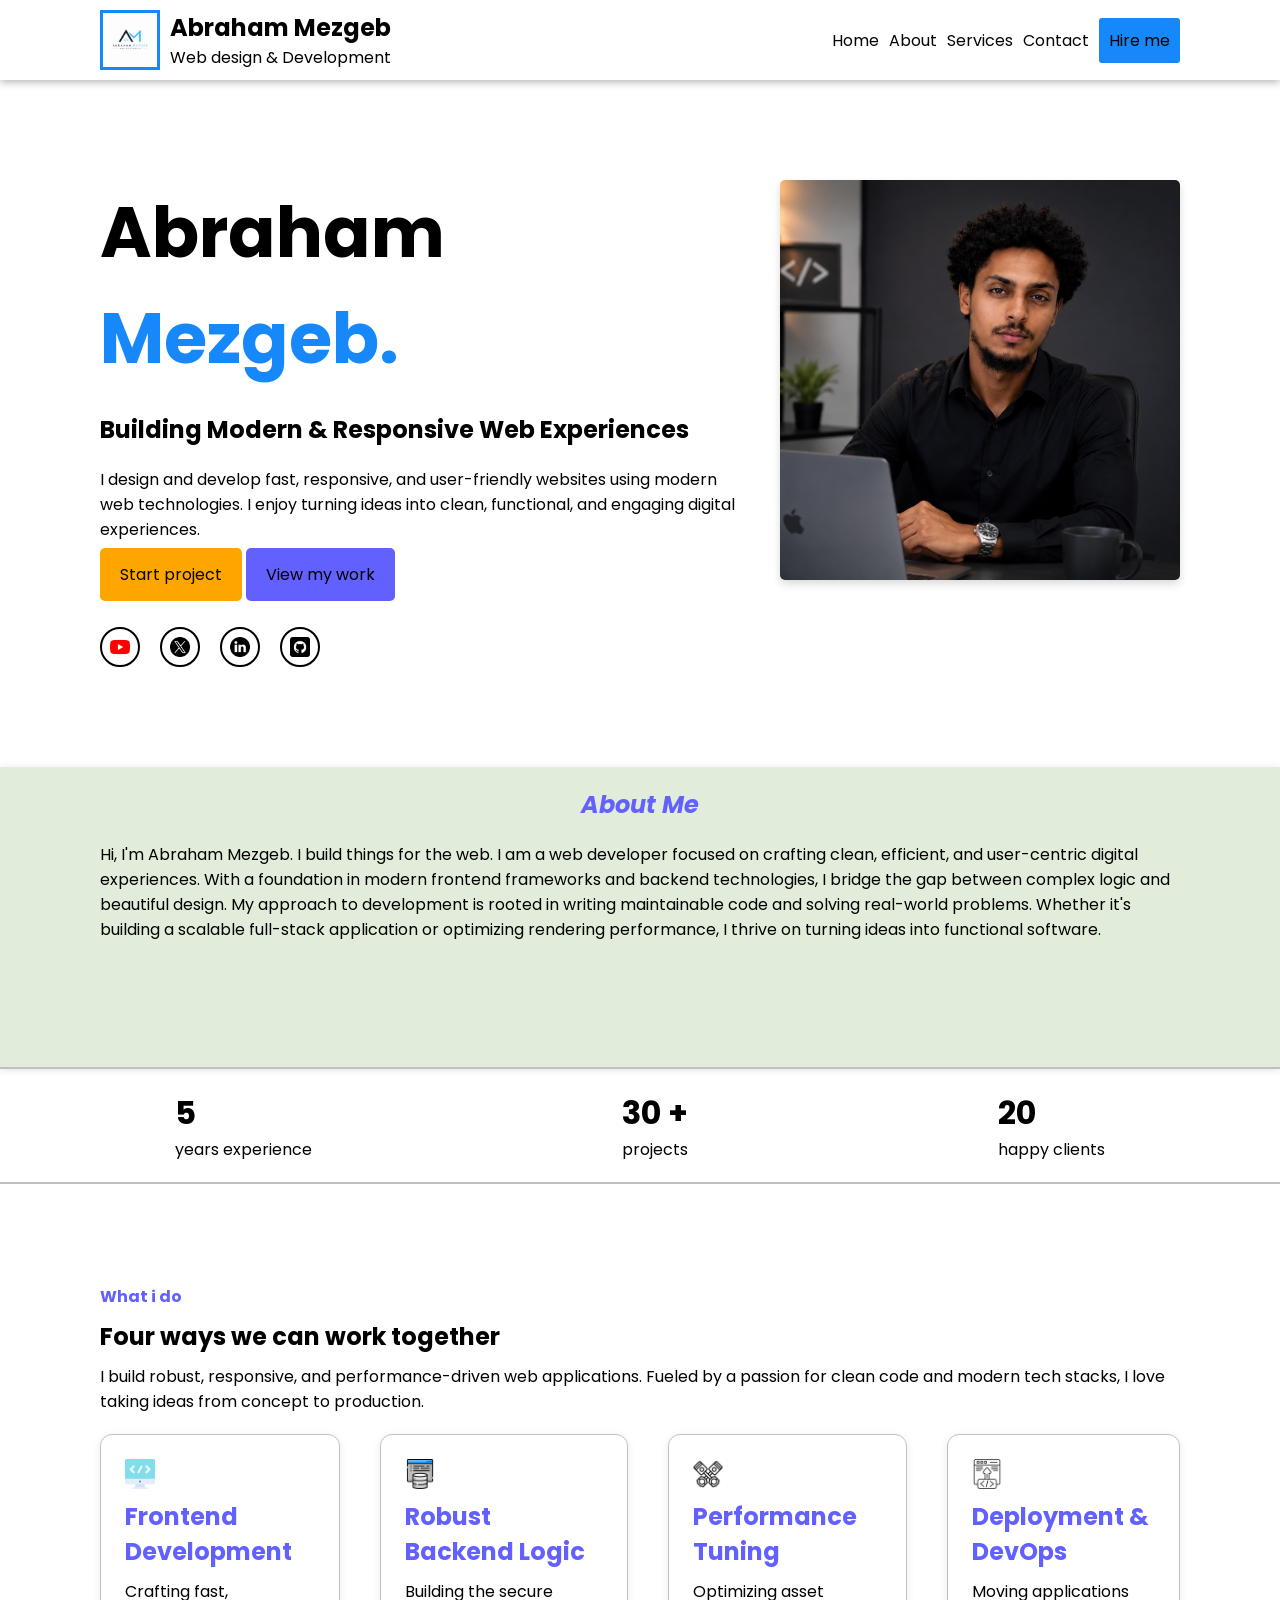
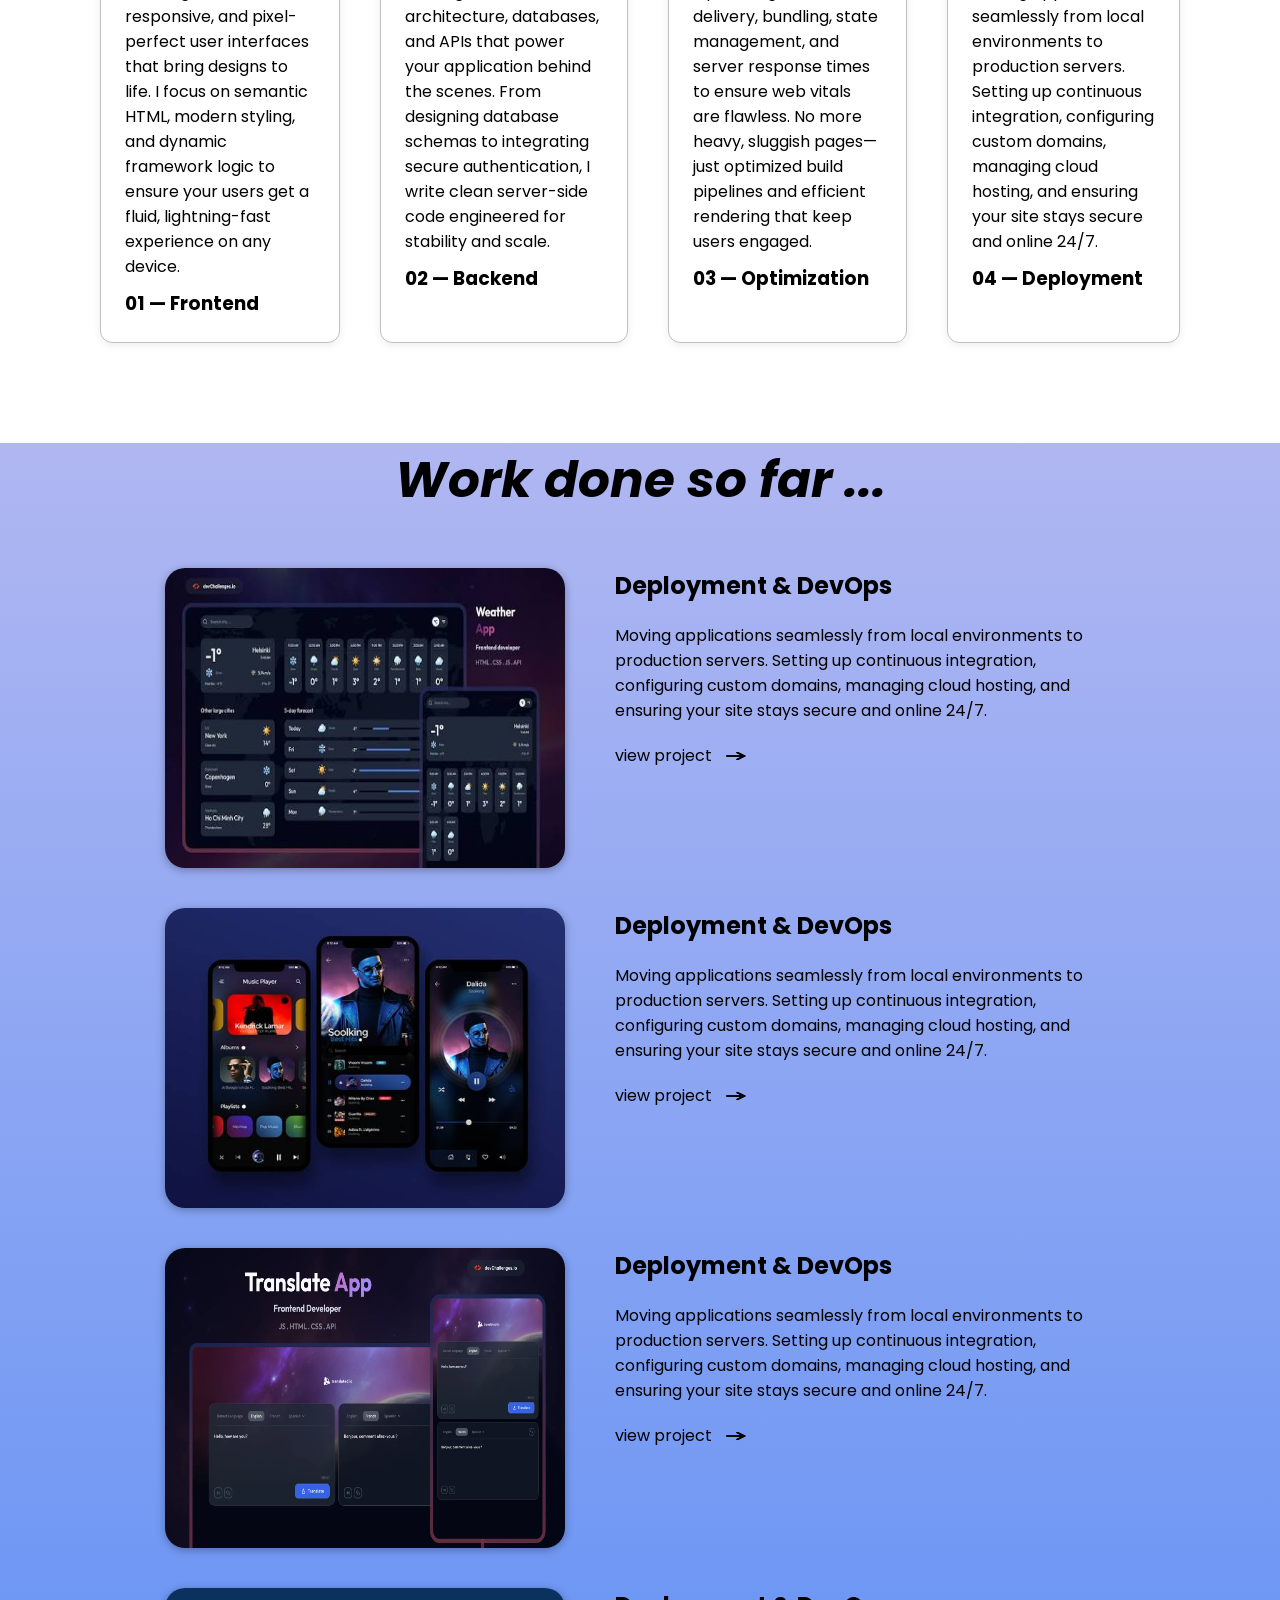
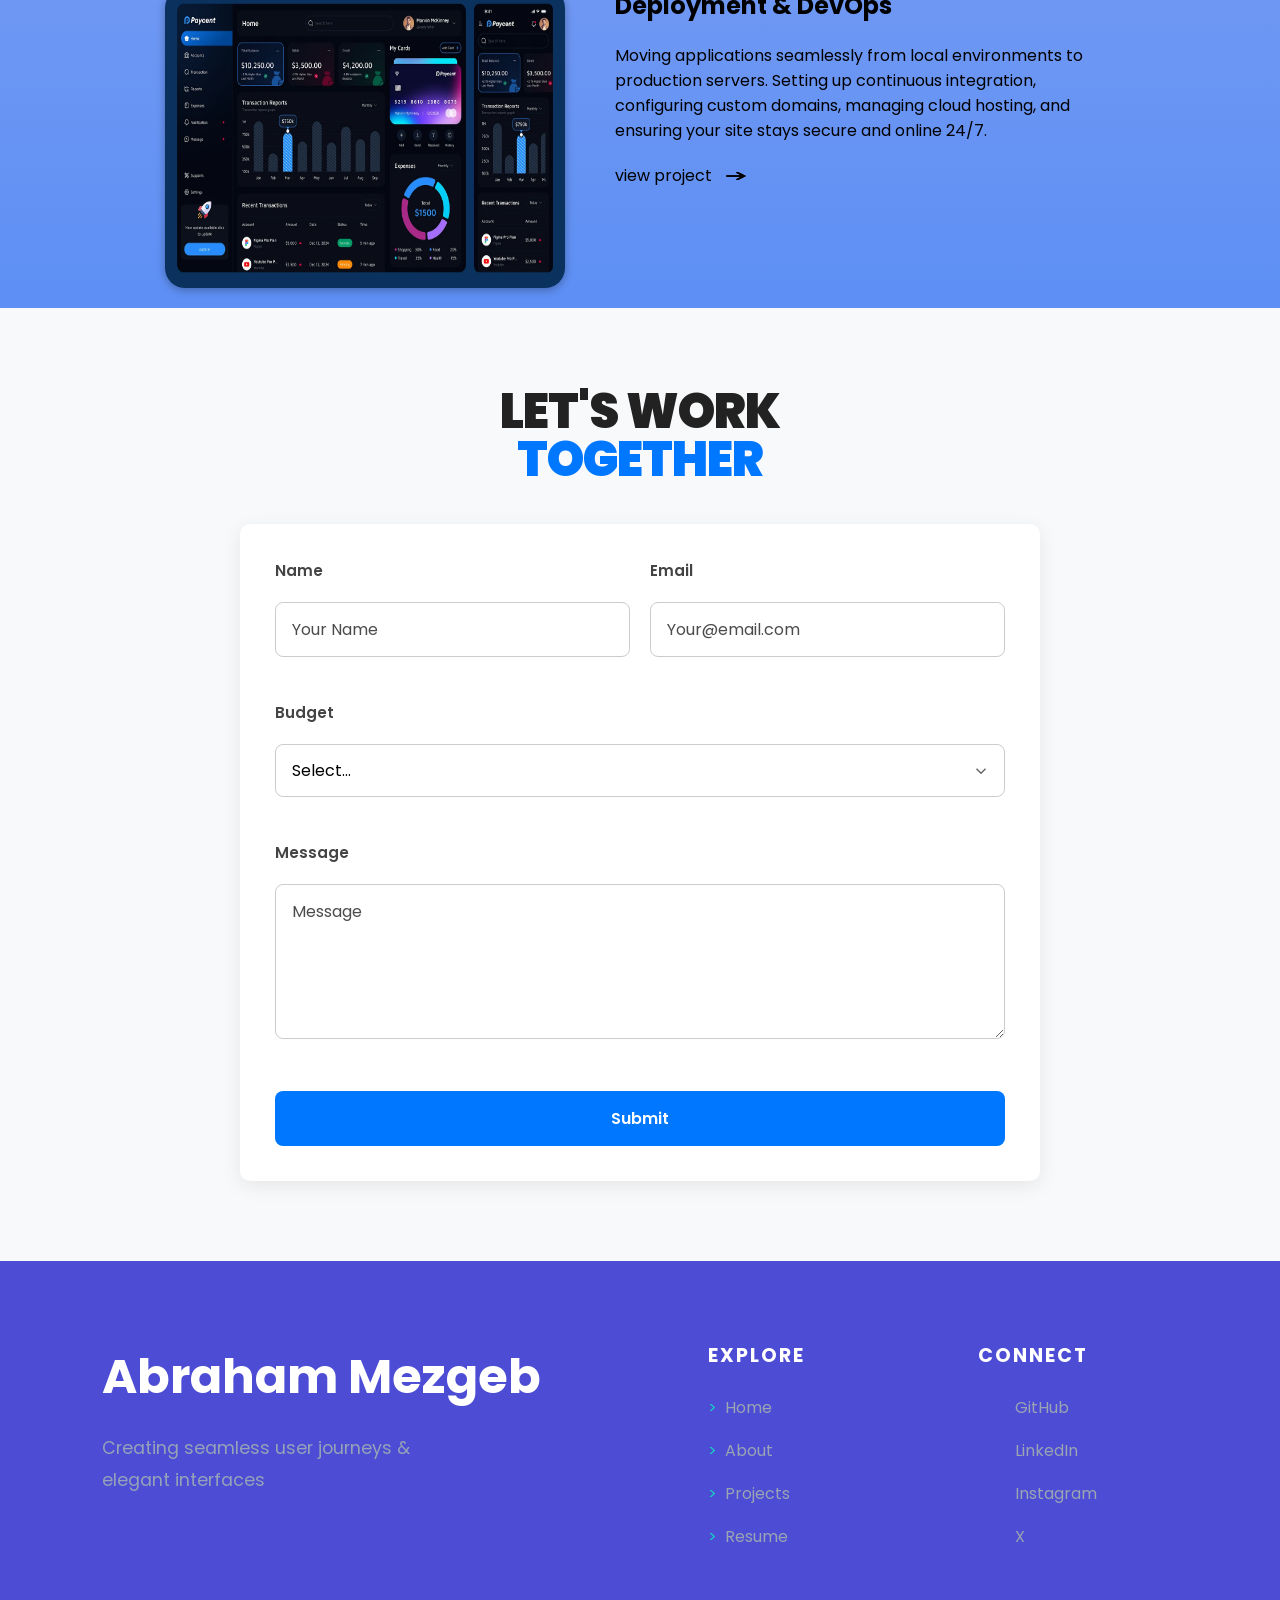
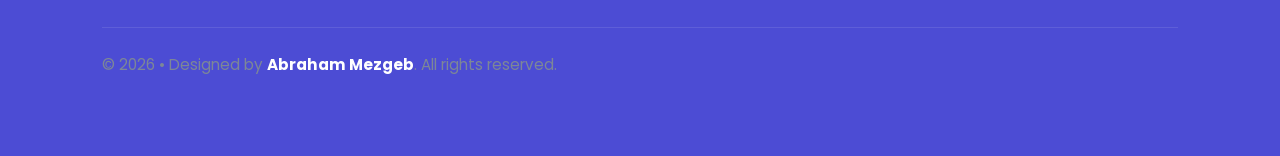
<file: index.html>
<!DOCTYPE html>
<html lang="en">
<head>
    <meta charset="UTF-8">
    <meta name="viewport" content="width=device-width, initial-scale=1.0">
    <title>Document</title>
    <link href="style.css" rel="stylesheet">
</head>
<body>
    <header class="head">
        <div class="logo">
            <img src="images/logo.png" alt="Logo" id="logo-img">
            <div>
                <h2>Abraham Mezgeb</h2>
                <p>Web design & Development</p>

            </div>
           
        </div>
        <nav >
            <ul class="nav-links">
                <li><a href="#">Home</a></li>
                <li><a href="#">About</a></li>
                <li><a href="#">Services</a></li>
                <li><a href="#">Contact</a></li>
                <li><a href="#" id="hire-me-lnk">Hire me</a></li>
            </ul>

        </nav>
    </header>

    <main>
    <section class="hero-section">
        <div class="hero-info">
            <h1>Abraham <span id="last-name"><br>Mezgeb.</span></h1>
            <h2>Building Modern & Responsive Web Experiences</h2>
            <p>I design and develop fast, responsive, and user-friendly websites using modern web technologies. I enjoy turning ideas into clean, functional, and engaging digital experiences.</p>
            <div class="hero-btn">
                <a href="#" id="start-project-btn">Start project</a>
                <a href="#" id="view-work-btn">View my work</a>
            </div>
            <div class="social-media-link">
                <a href="#"><img src="images/youtube.png" alt="youtube"></a>
                <a href="#"><img src="images/twitter.png" alt="Twitter"></a>
                <a href="#"><img src="images/linkedin.png" alt="LinkedIn"></a>
                <a href="#"><img src="images/github.png" alt="GitHub"></a>
            </div>
        </div>
        <div >
            <img src="images/hero-profile-photo.png" class="hero-image" alt="Profile photo">
        </div>
    </section>

    <section class="about-me">
        <h1>About Me</h1>
        <p>Hi, I'm Abraham Mezgeb. I build things for the web.

            I am a web developer focused on crafting clean, efficient, and user-centric digital experiences. With a foundation in modern frontend frameworks and backend technologies, I bridge the gap between complex logic and beautiful design.

            My approach to development is rooted in writing maintainable code and solving real-world problems. Whether it's building a scalable full-stack application or optimizing rendering performance, I thrive on turning ideas into functional software.
        </p>
    </section>

    <div class="experience">
            <div id="experince-year">
                <h1>5</h1>
                <p>years experience</p>
            </div>
            <div>
                <h1>30 +</h1>
                <p>projects</p>
            </div>
            <div>
                <h1>20</h1>
                <p>happy clients</p>
            </div>
    </div>

    <section class="work-done">
        <div class="what-i-do">
            <div  class="what-i-do-discription"> 
                <h4 id="what-i">What i do</h4>
                <h1>Four ways we can work together</h1>
                <p>I build robust, responsive, and performance-driven web applications. Fueled by a passion for clean code and modern tech stacks, I love taking ideas from concept to production.</p>
            </div>
            <div class="what-i-do-cards">
                <dive class="product-design">
                    <img src="images/front-end.png">
                    <h2>Frontend Development</h2>
                    <p>Crafting fast, responsive, and pixel-perfect user interfaces that bring designs to life. I focus on semantic HTML, modern styling, and dynamic framework logic to ensure your users get a fluid, lightning-fast experience on any device.</p>
                    <h3>01 — Frontend</h3>
                </dive>
                <dive class="product-design">
                    <img src="images/back-end.png">
                    <h2>Robust Backend Logic</h2>
                    <p>Building the secure architecture, databases, and APIs that power your application behind the scenes. From designing database schemas to integrating secure authentication, I write clean server-side code engineered for stability and scale.</p>
                    <h3>02 — Backend</h3>
                </dive>
                <dive class="product-design">
                    <img src="images/performance-tuinin.png">
                    <h2>Performance Tuning</h2>
                    <p>Optimizing asset delivery, bundling, state management, and server response times to ensure web vitals are flawless. No more heavy, sluggish pages—just optimized build pipelines and efficient rendering that keep users engaged.</p>
                    <h3>03 — Optimization</h3>
                </dive>
                <dive class="product-design">
                    <img src="images/deployment.png">
                    <h2>Deployment & DevOps</h2>
                    <p>Moving applications seamlessly from local environments to production servers. Setting up continuous integration, configuring custom domains, managing cloud hosting, and ensuring your site stays secure and online 24/7.</p>
                    <h3>04 — Deployment</h3>
                </dive>
            </dive>
        </div>
    </section>

    <section class="project-done">
        <h1><i>Work done so far ...</i></h1>
        <div class="project">
            <img src="images/project1.jpeg" class="project-img">
            <div class="project-discription">
                <h2>Deployment & DevOps</h2>
                <p>Moving applications seamlessly from local environments to production servers. Setting up continuous integration, configuring custom domains, managing cloud hosting, and ensuring your site stays secure and online 24/7.</p>
                <div class="view-project">
                    <a href="#">view project <span><img src="images/right-arrow.png" class="arrow-img"></span></a>
                    
                </div>
            </div>
        </div>

        <div class="project">
            <img src="images/project2.jpg" class="project-img">
            <div class="project-discription">
                <h2>Deployment & DevOps</h2>
                <p>Moving applications seamlessly from local environments to production servers. Setting up continuous integration, configuring custom domains, managing cloud hosting, and ensuring your site stays secure and online 24/7.</p>
                <div class="view-project">
                    <a href="#">view project <span><img src="images/right-arrow.png" class="arrow-img"></span></a>
                    
                </div>
            </div>
        </div>

        <div class="project">
            <img src="images/project3.webp" class="project-img">
            <div class="project-discription">
                <h2>Deployment & DevOps</h2>
                <p>Moving applications seamlessly from local environments to production servers. Setting up continuous integration, configuring custom domains, managing cloud hosting, and ensuring your site stays secure and online 24/7.</p>
                <div class="view-project">
                    <a href="#">view project <span><img src="images/right-arrow.png" class="arrow-img"></span></a>
                    
                </div>
            </div>
        </div>

        <div class="project">
            <img src="images/project4.webp" class="project-img">
            <div class="project-discription">
                <h2>Deployment & DevOps</h2>
                <p>Moving applications seamlessly from local environments to production servers. Setting up continuous integration, configuring custom domains, managing cloud hosting, and ensuring your site stays secure and online 24/7.</p>
                <div class="view-project">
                    <a href="#">view project <span><img src="images/right-arrow.png" class="arrow-img"></span></a>
                    
                </div>
            </div>
        </div>



    </section>

 
    <section class="contact-section" id="contact">
        <div class="contact-container">
            <h1 class="contact-title">
                LET'S WORK
                <span class="contact-title-outline">TOGETHER</span>
            </h1>
            
            <form class="contact-form" action="#" method="POST">
                <div class="form-row">
                    <div class="form-group">
                        <label for="name">Name</label>
                        <input 
                            type="text" 
                            id="name" 
                            name="name" 
                            placeholder="Your Name" 
                            required
                        >
                    </div>
                    <div class="form-group">
                        <label for="email">Email</label>
                        <input 
                            type="email" 
                            id="email" 
                            name="email" 
                            placeholder="Your@email.com" 
                            required
                        >
                    </div>
                </div>
                
                <div class="form-group">
                    <label for="budget">Budget</label>
                    <div class="select-wrapper">
                        <select id="budget" name="budget" required>
                            <option value="" disabled selected>Select...</option>
                            <option value="500-1000">$500 - $1,000</option>
                            <option value="1000-5000">$1,000 - $5,000</option>
                            <option value="5000-10000">$5,000 - $10,000</option>
                            <option value="10000+">$10,000+</option>
                        </select>
                        <svg class="select-arrow" viewBox="0 0 24 24" fill="none" stroke="currentColor" stroke-width="2">
                            <polyline points="6 9 12 15 18 9"></polyline>
                        </svg>
                    </div>
                </div>
                
                <div class="form-group">
                    <label for="message">Message</label>
                    <textarea 
                        id="message" 
                        name="message" 
                        placeholder="Message" 
                        rows="5" 
                        required
                    ></textarea>
                </div>
                
                <button type="submit" class="submit-btn">
                    Submit
                </button>
            </form>
        </div>
    </section>

    <footer>
    <div class="footer-container">

        <!-- Left Section -->
        <div class="footer-brand">
            <h1>
             Abraham Mezgeb
            </h1>

            <p>
                Creating seamless user journeys &
                elegant interfaces
            </p>
        </div>

        <!-- Middle Section -->
        <div class="footer-links">
            <h3>EXPLORE</h3>

            <nav>
                <ul>
                    <li><a href="#">Home</a></li>
                    <li><a href="#">About</a></li>
                    <li><a href="#">Projects</a></li>
                    <li><a href="#">Resume</a></li>
                </ul>
            </nav>
        </div>

        <!-- Right Section -->
        <div class="footer-social">
            <h3>CONNECT</h3>

            <ul>
                <li>
                    <a href="#">
                        <i class="fa-brands fa-github"></i>
                        <span>GitHub</span>
                    </a>
                </li>

                <li>
                    <a href="#">
                        <i class="fa-brands fa-linkedin"></i>
                        <span>LinkedIn</span>
                    </a>
                </li>

                <li>
                    <a href="#">
                        <i class="fa-brands fa-instagram"></i>
                        <span>Instagram</span>
                    </a>
                </li>


                <li>
                    <a href="#">
                        <i class="fa-brands fa-instagram"></i>
                        <span>X</span>
                    </a>
                </li>
            </ul>
        </div>

    </div>

    <hr>

    <div class="footer-bottom">
        <p>
            &copy; 2026 &bull; Designed by
            <strong>Abraham Mezgeb</strong>. All rights reserved.
        </p>
    </div>
</footer>

    </main>

</body>
</html>
</file>
<file: style.css>
@import url('https://fonts.googleapis.com/css2?family=Poppins:wght@300;400;500;600;700&display=swap');

*{
    margin:0;
    padding:0;
    box-sizing:border-box;
    font-family:'Poppins',sans-serif;
}

#logo-img{
    height:60px;
    width:60px;
    border: 3px solid #1688fa;
}
.logo{
    display:flex;
    align-items:center;
    gap: 10px;
    
}
.head{
     background-color: #ffffff;
    display: flex;
    justify-content: space-between;
    align-items: center;
    padding-left:100px;
    padding-right:100px;
    padding-top:10px;
    padding-bottom: 10px;
    position: sticky;
    top:0;
    z-index:100;
    box-shadow: 0 2px 8px rgba(0, 0, 0, 0.3);
}
.nav-links{
    display: flex;
    gap: 10px;
    align-items: center;
    list-style-type: none;
  

}
a{
    text-decoration:none;
    color:black;
    
}


.nav-links a {
  position: relative;
  text-decoration: none;
  color: #050505;
  transition: color 0.3s ease;
}


#hire-me-lnk{
    background-color:#1688fa;
    padding:10px;
    border-radius: 3px;
    display: inline-block;
}
.nav-links a::after {
  content: "";
  position: absolute;
  left: 0;
  bottom: -4px;
  width: 0;
  height: 2px;
  background: #1e8ef7;
  transition: width 0.3s ease;
}

.nav-links a:hover::after {
  width: 100%;
}
.hero-section{
    padding:100px;
    display:flex;
    justify-content:space-between;
    gap:40px;
   
}
.hero-image{
    width:400px;
    height:400px;
    border-radius: 5px;
    box-shadow: 0 4px 8px rgba(0, 0, 0, 0.15);
}
.hero-info h1{
    font-size:70px;
}
.hero-info{
    display: flex;
    flex-direction:column;
    gap:20px;

}
#last-name{
    color:#1688fa;
    text-decoration:none;
    
}


#start-project-btn{
    padding:15px 20px;
    background-color:orange;
    border-radius: 5px;
    border:none;
    text-decoration: none;
    transform: translateY(-3px);
    color:#050505
    


}
#view-work-btn{
    padding:15px 20px;
    background-color: #6260FF;
    border-radius: 5px;
    border:none;
    text-decoration:none;
    transition: background-color 0.3s ease, transform 0.3s ease;
    
}
.hero-btn a:hover{
    transform: translateY(-3px);
    color:#050505
}
.social-media-link {
  display: flex;
  justify-content:start;
  align-items: center;
  gap: 20px;
  margin-top: 20px;
}

.social-media-link a {
  display: inline-flex;
  justify-content: center;
  align-items: center;
  width: 40px;
  height: 40px;
  border-radius: 50%;
  background-color: rgba(255, 255, 255, 0.1);
  transition: background-color 0.3s ease, transform 0.3s ease;
  padding: 10px;
  border: 2px solid black;
  border-radius: 50%;
}

.social-media-link a:hover {
  background-color: rgba(255, 255, 255, 0.2);
  transform: translateY(-3px);
}

.social-media-link img {
  width: 20px;
  height: 20px;
  object-fit: contain;
 
}

.about-me{
    padding:20px 100px;

    display: flex;
    flex-direction: column;
    align-items: center;
    min-height: 300px;
    background-color: rgb(225, 237, 218);
    gap:20px;
    box-shadow: 0 2px 8px rgba(0, 0, 0, 0.15);
    
    
}
.about-me h1{
    font-style: italic;
    color:#6260FF;
    background-color: rgb(225, 237, 218);
   
}
.about-me p{ 
    background-color: rgb(225, 237, 218);
}
.experience{
   
    display:flex;
    justify-content:space-around;
    border-bottom:2px solid silver;
    border-top:2px solid silver;
    padding:20px;
    
}
#what-i{
    color:#6260FF;
    

}
.work-done{
    padding:100px;
}
.what-i-do-discription{
    display:flex;
    flex-direction:column;
    gap:10px;
}

.what-i-do-cards{
    display:flex;
    padding-top:20px;
   
    gap:40px;


}
.product-design img{
    width:30px;
    height:30px;
}
.product-design h2{
    color:#6260FF;
}
.product-design{
  
  border: 1px solid silver;
  border-radius: 12px;
  padding: 24px;
  box-shadow: 0 2px 8px rgba(0, 0, 0, 0.08);
  transition: transform 0.25s ease, box-shadow 0.25s ease, border-color 0.25s ease;
  display:flex;
  flex-direction:column;
  gap:10px;
}

.product-design:hover {
  transform: translateY(-6px);
  box-shadow: 0 12px 24px rgba(0, 0, 0, 0.15);
  border-color: #f7d411;
}

.project{
    display: flex;
    justify-content: space-between;
    gap:50px;
    padding: 20px 100px;
}
.project-done{
    display: flex;
    flex-direction: column;
    justify-content: center;
    align-items: center;
    background:linear-gradient(180deg,#b0b7f2 0%,#5d8ff4 100%);
    
}
.project-done p{
    max-width: 500px;
   
}
.project-done h1{
    font-size: 50px;
    padding-bottom: 30px;
   
}
.project-img{
    width: 400px;
    height:300px;
    border-radius: 20px;
    box-shadow: 0 2px 8px rgba(0, 0, 0, 0.3);
    transition: transform 0.3s ease;

}

.project-img:hover{
    transform: scale(1.05);
}
.arrow-img{
    width:20px;
    height:10px;
    margin-left: 10px;
    
}

.project-discription{
    display: flex;
    flex-direction: column;
    gap:20px;
}
.view-project a{
    text-decoration: none;
    color: black;
}

/* ============================================
   CONTACT SECTION STYLES
   ============================================ */



/* ============================================
   CONTACT SECTION
   ============================================ */
.contact-section {
    width: 100%;
    padding: 4rem 5%;
    display: flex;
    justify-content: center;
}

.contact-container {
    width: 100%;
    max-width: 700px;
}

/* ============================================
   TITLE
   ============================================ */
.contact-title {
    font-size: clamp(3rem, 8vw, 6rem);
    font-weight: 900;
    line-height: 1;
    margin-bottom: 3rem;
    letter-spacing: -0.02em;
}



/* ============================================
   FORM
   ============================================ */
.contact-form {
    display: flex;
    flex-direction: column;
    gap: 1.5rem;

}

.form-row {
    display: grid;
    grid-template-columns: 1fr 1fr;
    gap: 1.5rem;
}

.form-group {
    display: flex;
    flex-direction: column;
    gap: 0.75rem;
}

.form-group label {
    font-size: 0.95rem;
    font-weight: 500;
    color: var(--text-muted);
}

/* Inputs */
.form-group input,
.form-group select,
.form-group textarea {
    width: 100%;
    padding: 1rem 1.25rem;
    background: var(--bg-input);
    border: 2px solid transparent;
    border-radius: 12px;
    color: var(--text);
    font-size: 1rem;
    font-family: inherit;
    outline: none;
    transition: all 0.3s ease;
}

.form-group input::placeholder,
.form-group textarea::placeholder {
    color: var(--text-muted);
    opacity: 0.7;
}

.form-group input:focus,
.form-group select:focus,
.form-group textarea:focus {
    border-color: var(--focus);
    background: var(--bg);
}

/* Select Dropdown */
.select-wrapper {
    position: relative;
}

.form-group select {
    appearance: none;
    -webkit-appearance: none;
    cursor: pointer;
    padding-right: 3rem;
}

.form-group select option {
    background: var(--bg-card);
    color: var(--text);
}

.select-arrow {
    position: absolute;
    right: 1.25rem;
    top: 50%;
    transform: translateY(-50%);
    width: 20px;
    height: 20px;
    color: var(--text-muted);
    pointer-events: none;
}

/* Textarea */
.form-group textarea {
    resize: vertical;
    min-height: 120px;
}

/* ============================================
   SUBMIT BUTTON
   ============================================ */
.submit-btn {
    width: 100%;
    padding: 1.25rem;
    background: var(--accent);
    color: var(--text);
    border: none;
    border-radius: 12px;
    font-size: 1.1rem;
    font-weight: 600;
    font-family: inherit;
    cursor: pointer;
    transition: all 0.3s ease;
    margin-top: 0.5rem;
}

.submit-btn:hover {
    background: var(--accent-hover);
    transform: translateY(-2px);
    box-shadow: 0 10px 30px rgba(244, 112, 74, 0.3);
}

.submit-btn:active {
    transform: translateY(0);
}


footer{

    background:#4c4cd4 ;
    color:#fff;
    padding:80px 8%;
}

/* Main Layout */

.footer-container{

    display:flex;
    justify-content:space-between;
    align-items:flex-start;
    flex-wrap:wrap;
    gap:70px;
}

/* Left Section */

.footer-brand{

    flex:1;
    min-width:280px;
}

.footer-brand h1{

    font-size:3rem;
    font-weight:700;
    margin-bottom:20px;
}

.footer-brand h1 span{

    color:#9aa4b2;
    font-weight:400;
}

.footer-brand p{

    color:#95a2b8;
    font-size:1.1rem;
    line-height:1.8;
    max-width:380px;
}

/* Middle & Right */

.footer-links,
.footer-social{

    min-width:200px;
}

.footer-links h3,
.footer-social h3{

    margin-bottom:25px;
    letter-spacing:2px;
    font-size:1.2rem;
}

/* Navigation */

.footer-links ul,
.footer-social ul{

    list-style:none;
}

.footer-links li,
.footer-social li{

    margin:18px 0;
}

.footer-links a{

    color:#9aa4b2;
    text-decoration:none;
    transition:.3s;
    position:relative;
}

.footer-links a::before{

    content:">";
    margin-right:8px;
    color:#18d3c0;
}

.footer-links a:hover{

    color:#18d3c0;
    padding-left:8px;
}

/* Social Links */

.footer-social a{

    display:flex;
    align-items:center;
    gap:12px;
    color:#9aa4b2;
    text-decoration:none;
    transition:.3s;
}

.footer-social a:hover{

    color:#18d3c0;
    transform:translateX(5px);
}

.footer-social i{

    width:25px;
    text-align:center;
    font-size:1.2rem;
}

/* Divider */

hr{

    border:none;
    height:1px;
    background:rgba(255,255,255,.1);
    margin:60px 0 25px;
}

/* Bottom */

.footer-bottom{

    text-align:left;
}

.footer-bottom p{

    color:#7d8797;
    font-size:.95rem;
}

.footer-bottom strong{

    color:#ffffff;
}


/* =========================
   CONTACT SECTION
========================= */

.contact-section{
    padding:80px 20px;
    background:#f8f9fa;
}

.contact-container{
    max-width:800px;
    margin:auto;
}

.contact-title{
    text-align:center;
    font-size:3rem;
    margin-bottom:10px;
    color:#222;
}

.contact-title-outline{
    display:block;
    color:#0077ff;
}

.contact-form{
    margin-top:40px;
    background:#fff;
    padding:35px;
    border-radius:10px;
    box-shadow:0 5px 20px rgba(0,0,0,.08);
}

/* =========================
   ROW
========================= */

.form-row{
    display:flex;
    gap:20px;
}

.form-group{
    flex:1;
    display:flex;
    flex-direction:column;
    margin-bottom:20px;
}

.form-group label{
    margin-bottom:8px;
    font-weight:600;
    color:#444;
}

/* =========================
   INPUTS
========================= */

.form-group input,
.form-group select,
.form-group textarea{

    width:100%;
    padding:14px 16px;
    border:1px solid #ccc;
    border-radius:8px;
    font-size:16px;
    outline:none;
    transition:.3s;
}

.form-group input:focus,
.form-group select:focus,
.form-group textarea:focus{

    border-color:#0077ff;
    box-shadow:0 0 0 3px rgba(0,119,255,.15);
}

.form-group textarea{

    resize:vertical;
}

/* =========================
   SELECT
========================= */

.select-wrapper{

    position:relative;
}

.select-wrapper select{

    appearance:none;
    cursor:pointer;
}

.select-arrow{

    width:18px;
    position:absolute;
    right:15px;
    top:50%;
    transform:translateY(-50%);
    pointer-events:none;
    color:#666;
}

/* =========================
   BUTTON
========================= */

.submit-btn{

    width:100%;
    padding:15px;
    border:none;
    border-radius:8px;
    background:#0077ff;
    color:white;
    font-size:16px;
    font-weight:600;
    cursor:pointer;
    transition:.3s;
}

.submit-btn:hover{

    background:#005fd4;
}

/* =========================
   RESPONSIVE
========================= */

@media(max-width:768px){

    .form-row{

        flex-direction:column;
        gap:0;
    }

    .contact-title{

        font-size:2.2rem;
    }

    .contact-form{

        padding:25px;
    }

}
</file>
